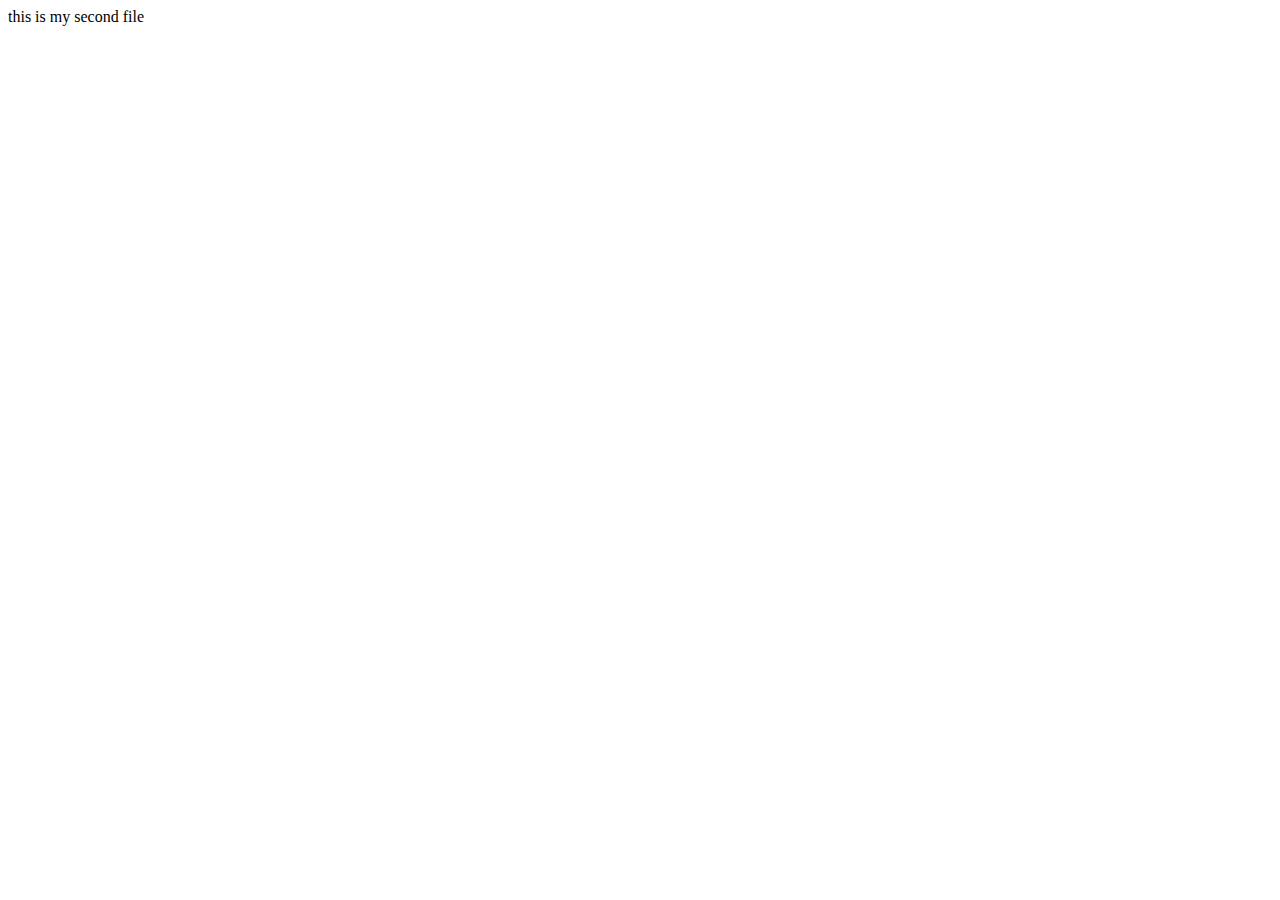
<file: index.html>
<!DOCTYPE html>
<html lang="en">
<head>
    <meta charset="UTF-8">
    <meta name="viewport" content="width=device-width, initial-scale=1.0">
    <title>Bundela</title>
</head>
<title>Bundela</title>  
<body>
    this is my second file
</body> 
<script src="index.js"></script> 
</html>
</file>
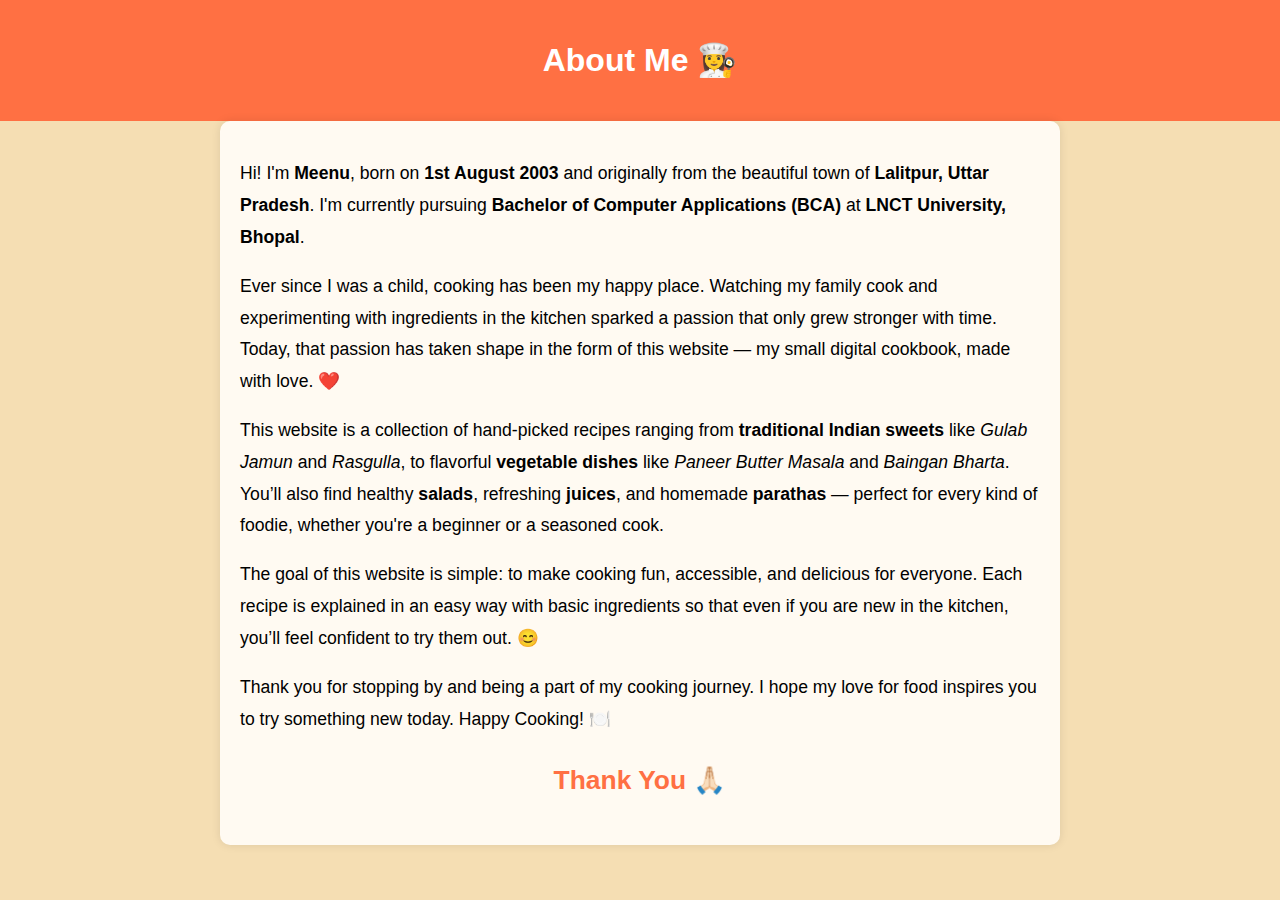
<file: about.html>
<!DOCTYPE html>
<html lang="en">
<head>
  <meta charset="UTF-8" />
  <meta name="viewport" content="width=device-width, initial-scale=1.0" />
  <title>About Me</title>
  <link rel="stylesheet" href="cown.css" />
</head>
<body class="recipe-page">
  <header>
    <h1>About Me 👩‍🍳</h1>
  </header>

  <main class="about-section">
    <p>Hi! I'm <strong>Meenu</strong>, born on <strong>1st August 2003</strong> and originally from the beautiful town of <strong>Lalitpur, Uttar Pradesh</strong>. I'm currently pursuing <strong>Bachelor of Computer Applications (BCA)</strong> at <strong>LNCT University, Bhopal</strong>.</p>

    <p>Ever since I was a child, cooking has been my happy place. Watching my family cook and experimenting with ingredients in the kitchen sparked a passion that only grew stronger with time. Today, that passion has taken shape in the form of this website — my small digital cookbook, made with love. ❤️</p>

    <p>This website is a collection of hand-picked recipes ranging from <strong>traditional Indian sweets</strong> like <em>Gulab Jamun</em> and <em>Rasgulla</em>, to flavorful <strong>vegetable dishes</strong> like <em>Paneer Butter Masala</em> and <em>Baingan Bharta</em>. You’ll also find healthy <strong>salads</strong>, refreshing <strong>juices</strong>, and homemade <strong>parathas</strong> — perfect for every kind of foodie, whether you're a beginner or a seasoned cook.</p>

    <p>The goal of this website is simple: to make cooking fun, accessible, and delicious for everyone. Each recipe is explained in an easy way with basic ingredients so that even if you are new in the kitchen, you’ll feel confident to try them out. 😊</p>

    <p>Thank you for stopping by and being a part of my cooking journey. I hope my love for food inspires you to try something new today. Happy Cooking! 🍽️</p>

    <H2> Thank You 🙏🏻</H2>
  </main>
 
</body>
</html>
</file>
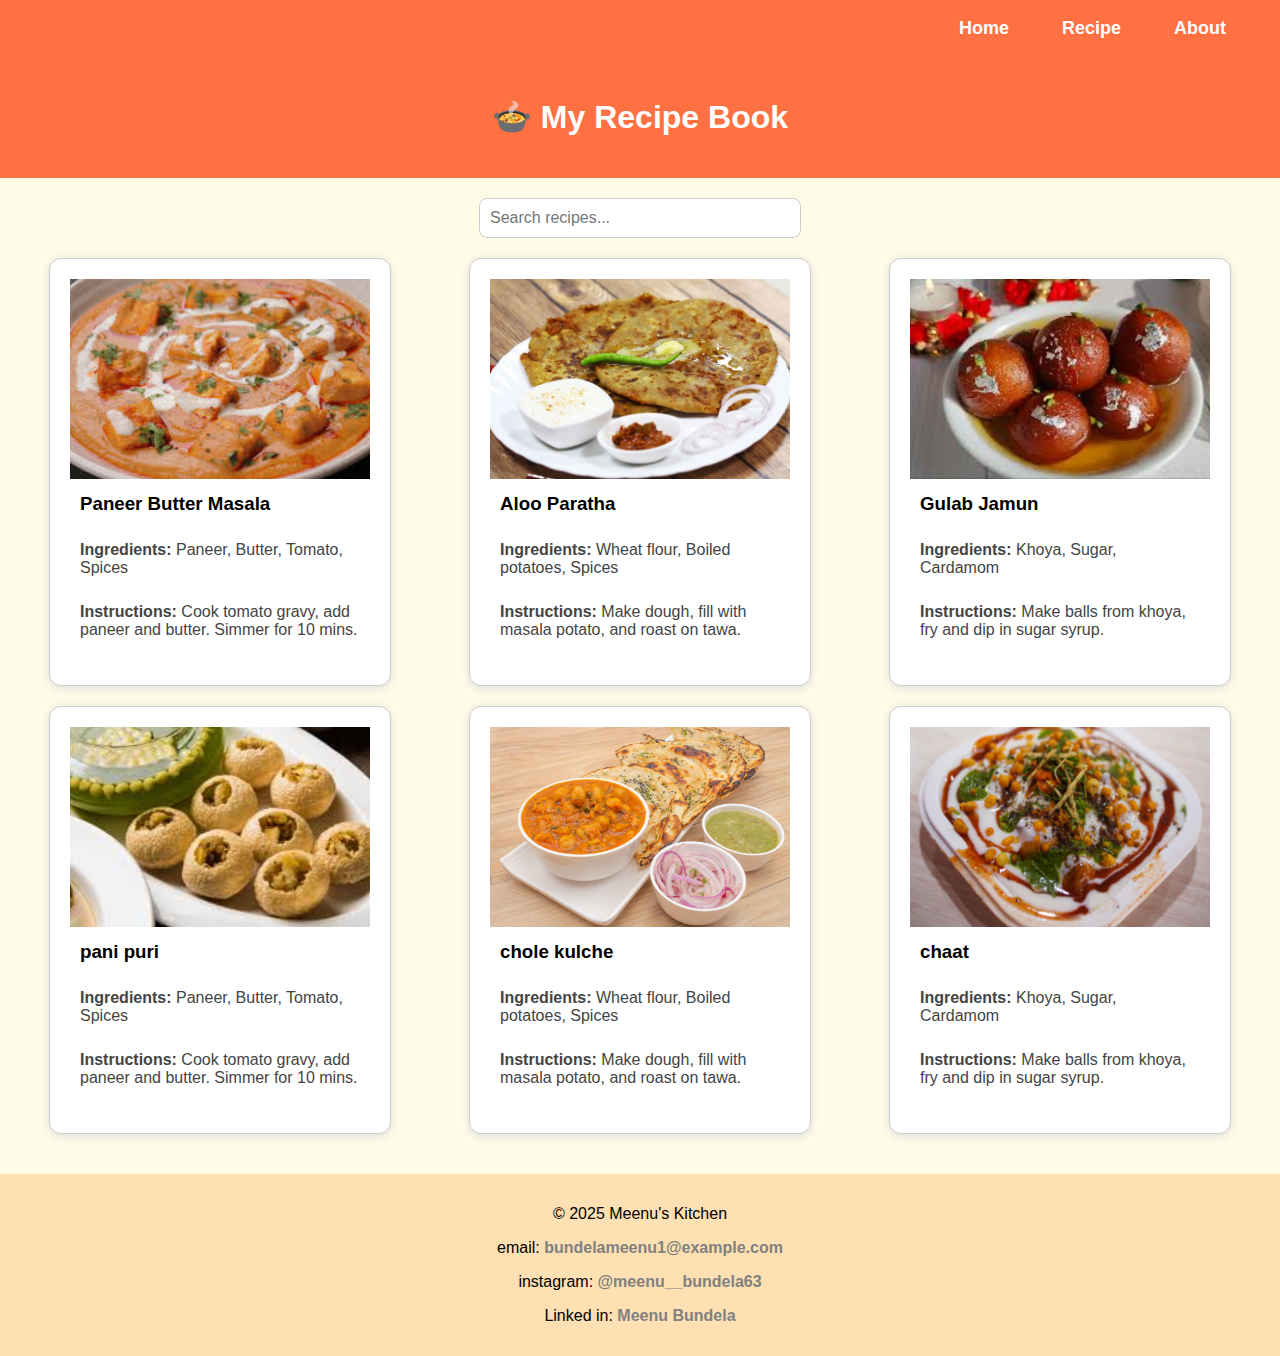
<file: cown.html>
<!DOCTYPE html>
<html lang="en">
<head>
  <meta charset="UTF-8" />
  <meta name="viewport" content="width=device-width, initial-scale=1.0" />
  <title>My Recipe Book</title>
  <link rel="stylesheet" href="cown.css" />
</head>
<body>
  <nav class="navbar">
  <ul>
    <li><a href="cown.html">Home</a></li>
    <li><a href="recipe.html">Recipe</a></li>
    <li><a href="#">About</a></li>
  </ul>
</nav>
  <header>
    <h1>🍲 My Recipe Book</h1>
  </header>
<div class="search-bar">
  <input type="text" id="searchInput" placeholder="Search recipes...">
</div>

<main id="recipe-container">
  <!-- Recipes will be added by JavaScript -->
</main>
<!-- ...existing code... -->
  

  <footer>
    <p>© 2025 Meenu's Kitchen</p>
    <p>email: <a href="mailto:bundelameenu1@example.com" class="email-link">bundelameenu1@example.com</a></p>
    <p>instagram: <a href="https://www.instagram.com/meenu__bundela63?igsh=Z2xyZGt5MjJ5b21s" class="email-link">@meenu__bundela63</a></p>
    <p>Linked in: <a href="https://www.linkedin.com/in/meenu-bundela-50ba51286?utm_source=share&utm_campaign=share_via&utm_content=profile&utm_medium=android_app" class="email-link">Meenu Bundela</a></p>
 
  </footer>

  <script src="cown.js"></script>
</body>
</html>
</file>
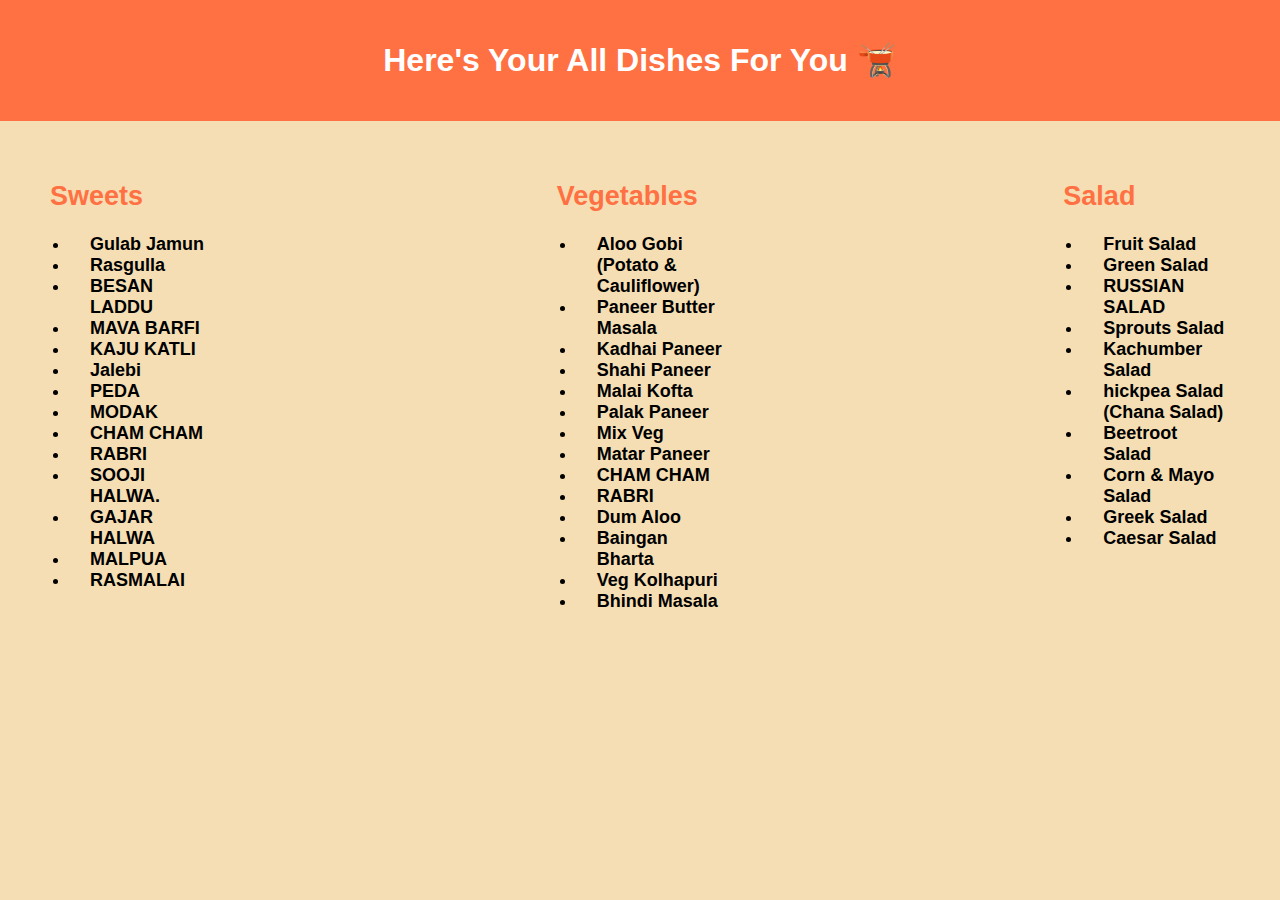
<file: exam.html>
<!DOCTYPE html>
<html lang="en">
<head>
  <meta charset="UTF-8" />
  <meta name="viewport" content="width=device-width, initial-scale=1.0" />
  <title>All Recipes</title>
  <link rel="stylesheet" href="cown.css" />
</head>
<body class="recipe-page">
  <header>
    <h1>Here's Your All Dishes For You 🫕</h1>
  </header>
  <div class="section-row">
  <div class="sweet-section">
    <h2>Sweets</h2>
    <ul>
      <li onclick="showRecipe('gulab')"> Gulab Jamun</li>
      <li onclick="showRecipe('rasgulla')"> Rasgulla</li>
      <li onclick="showRecipe('BESAN LADDU')"> BESAN LADDU</li>
      <li onclick="showRecipe('MAVA BARFI')"> MAVA BARFI</li>
      <li onclick="showRecipe('KAJU KATLI')"> KAJU KATLI</li>
      <li onclick="showRecipe('Jalebi')"> Jalebi</li>
      <li onclick="showRecipe('PEDA')"> PEDA</li>
      <li onclick="showRecipe(' MODAK')"> MODAK </li>
      <li onclick="showRecipe('CHAM CHAM')"> CHAM CHAM</li>
      <li onclick="showRecipe('RABRI')"> RABRI</li>
      <li onclick="showRecipe('SOOJI HALWA')"> SOOJI HALWA.</li>
      <li onclick="showRecipe('GAJAR HALWA')"> GAJAR HALWA</li>
      <li onclick="showRecipe(' MALPUA')"> MALPUA</li>
      <li onclick="showRecipe('RASMALAI')"> RASMALAI</li>
    </ul>
    </div>
    <div class="vege-section">
    <h2>Vegetables</h2>
    <ul>
      <li onclick="showRecipe('Aloo Gobi (Potato & Cauliflower)')"> Aloo Gobi (Potato & Cauliflower)</li>
      <li onclick="showRecipe('Paneer Butter Masala')"> Paneer Butter Masala</li>
      <li onclick="showRecipe('Kadhai Paneer')"> Kadhai Paneer</li>
      <li onclick="showRecipe('Shahi Paneer')"> Shahi Paneer</li>
      <li onclick="showRecipe('Malai Kofta')"> Malai Kofta</li>
      <li onclick="showRecipe('Palak Paneer')"> Palak Paneer</li>
      <li onclick="showRecipe('Mix Veg')"> Mix Veg</li>
      <li onclick="showRecipe(' Matar Paneer')"> Matar Paneer </li>
      <li onclick="showRecipe('CHAM CHAM')"> CHAM CHAM</li>
      <li onclick="showRecipe('Chana Masala')"> RABRI</li>
      <li onclick="showRecipe('Dum Aloo')"> Dum Aloo</li>
      <li onclick="showRecipe('Baingan Bharta')"> Baingan Bharta</li>
      <li onclick="showRecipe(' Veg Kolhapuri')"> Veg Kolhapuri</li>
      <li onclick="showRecipe('Bhindi Masala')"> Bhindi Masala</li>

    </ul>
    </div>
  <div class="salad-section">
    <h2>Salad</h2>
    <ul>
      <li onclick="showRecipe('fruit')">Fruit Salad</li>
      <li onclick="showRecipe('green')">Green Salad</li>
      <li onclick="showRecipe('RUSSIAN SALAD')">RUSSIAN SALAD</li>
      <li onclick="showRecipe('Sprouts Salad')">Sprouts Salad</li>
      <li onclick="showRecipe('Kachumber Salad')">Kachumber Salad</li>
      <li onclick="showRecipe('hickpea Salad (Chana Salad)')">hickpea Salad (Chana Salad)</li>
      <li onclick="showRecipe('Beetroot Salad')">Beetroot Salad</li>
      <li onclick="showRecipe('Corn & Mayo Salad')">Corn & Mayo Salad</li>
      <li onclick="showRecipe('Greek Salad')">Greek Salad</li>
      <li onclick="showRecipe('Caesar Salad')">Caesar Salad</li>
    </ul>
  </div>
  </div>
  <div id="recipe-detail"></div>
  <script src="recipe.js"></script>
</body>
</html>
</file>
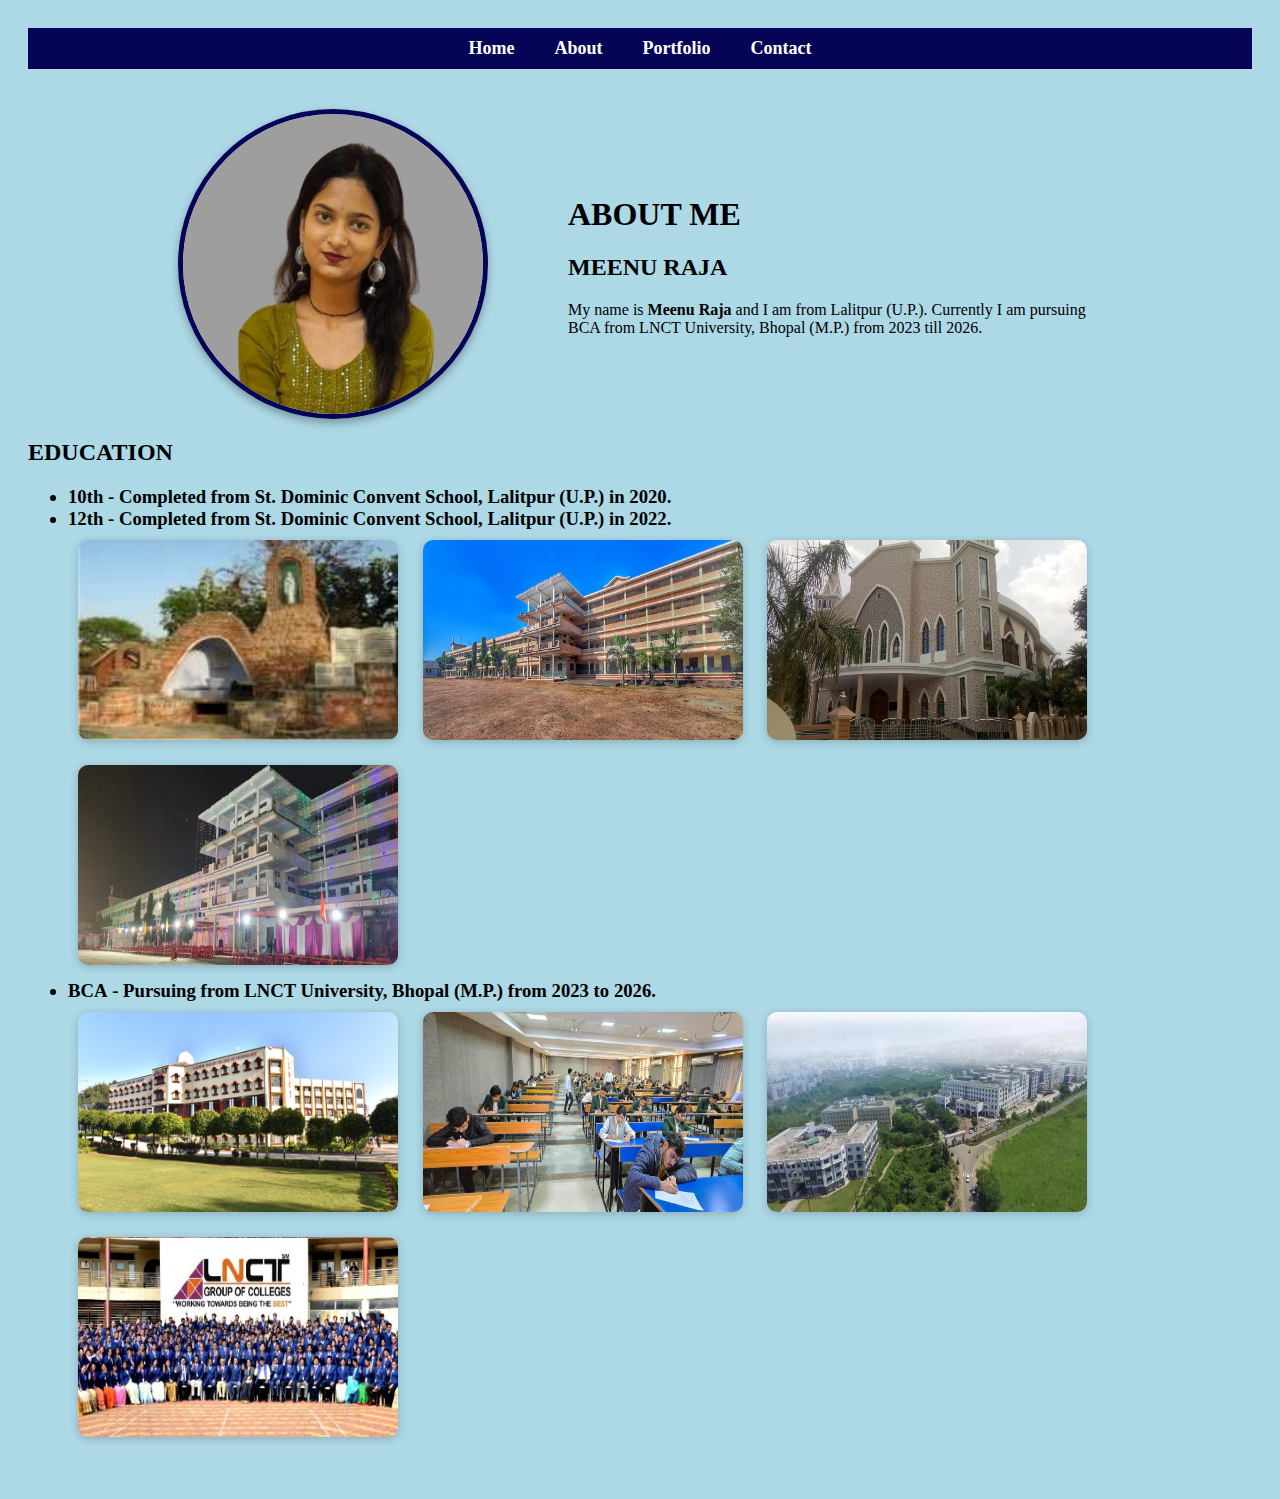
<file: manu..html>
<!DOCTYPE html>
<html>
<head>
    <link rel="stylesheet" href="manu.css">
    <link rel="stylesheet" href="https://cdnjs.cloudflare.com/ajax/libs/font-awesome/6.4.0/css/all.min.css">
    <title>PORTFOLIO</title>
</head>
<body style="background-color: lightblue; padding: 20px;">
    <!-- HTML: Navbar code -->
<nav class="navbar">
  <ul>
    <li><a href="#">Home</a></li>
    <li><a href="#">About</a></li>
    <li><a href="#">Portfolio</a></li>
    <li><a href="#">Contact</a></li>
  </ul>
</nav>


    <div class="wrapper">
        <img src="/meenu image.jpg" class="round-image" alt="My-Photo">
        <div class="intro">
            <h1><B>ABOUT ME</B></h1>
            <h2><b>MEENU RAJA</b></h2>
            <p>My name is <B>Meenu Raja</B> and I am from Lalitpur (U.P.). Currently I am pursuing BCA from LNCT University, Bhopal (M.P.) from 2023 till 2026.</p>
        </div>
    </div>
    <!-- Example: .intro ke niche ya kahin bhi -->
<!--<div class="social-links" style="align-content: center;">
  <a href="https://instagram.com/yourusername" target="_blank"><i class="fab fa-instagram"></i></a>
  <a href="https://facebook.com/yourusername" target="_blank"><i class="fab fa-facebook"></i></a>
  <a href="https://linkedin.com/in/yourusername" target="_blank"><i class="fab fa-linkedin"></i></a>
  <a href="https://github.com/yourusername" target="_blank"><i class="fab fa-github"></i></a>
</div>
-->
<DIV CLASS="EDU">
  <h2><b>EDUCATION</b></h2>
  <h3><ul>
    <li><b>10th</b> - Completed from St. Dominic Convent School, Lalitpur (U.P.) in 2020.</li>

    <li><b>12th</b> - Completed from St. Dominic Convent School, Lalitpur (U.P.) in 2022.</li>
    <img src="/sds2.jpg" alt="sds" width="320px" height="200px">
    <img src="/sds3.webp" alt="sds" width="320px" height="200px">
    <img src="/sds4.webp" alt="sds" width="320px" height="200px">
    <img src="/sds5.webp" alt="sds" width="320px" height="200px">

    <li><b>BCA</b> - Pursuing from LNCT University, Bhopal (M.P.) from 2023 to 2026.</li>
    <img src="/lnct1.jpg" alt="sds" width="320px" height="200px">
    <img src="/lnct3.jpg" alt="sds" width="320px" height="200px">
    <img src="/lnct2.webp" alt="sds" width="320px" height="200px">
    <img src="/lnct4.jpg" alt="sds" width="320px" height="200px">
  </ul></h3>
  
</DIV>


</body>
</html>
</file>
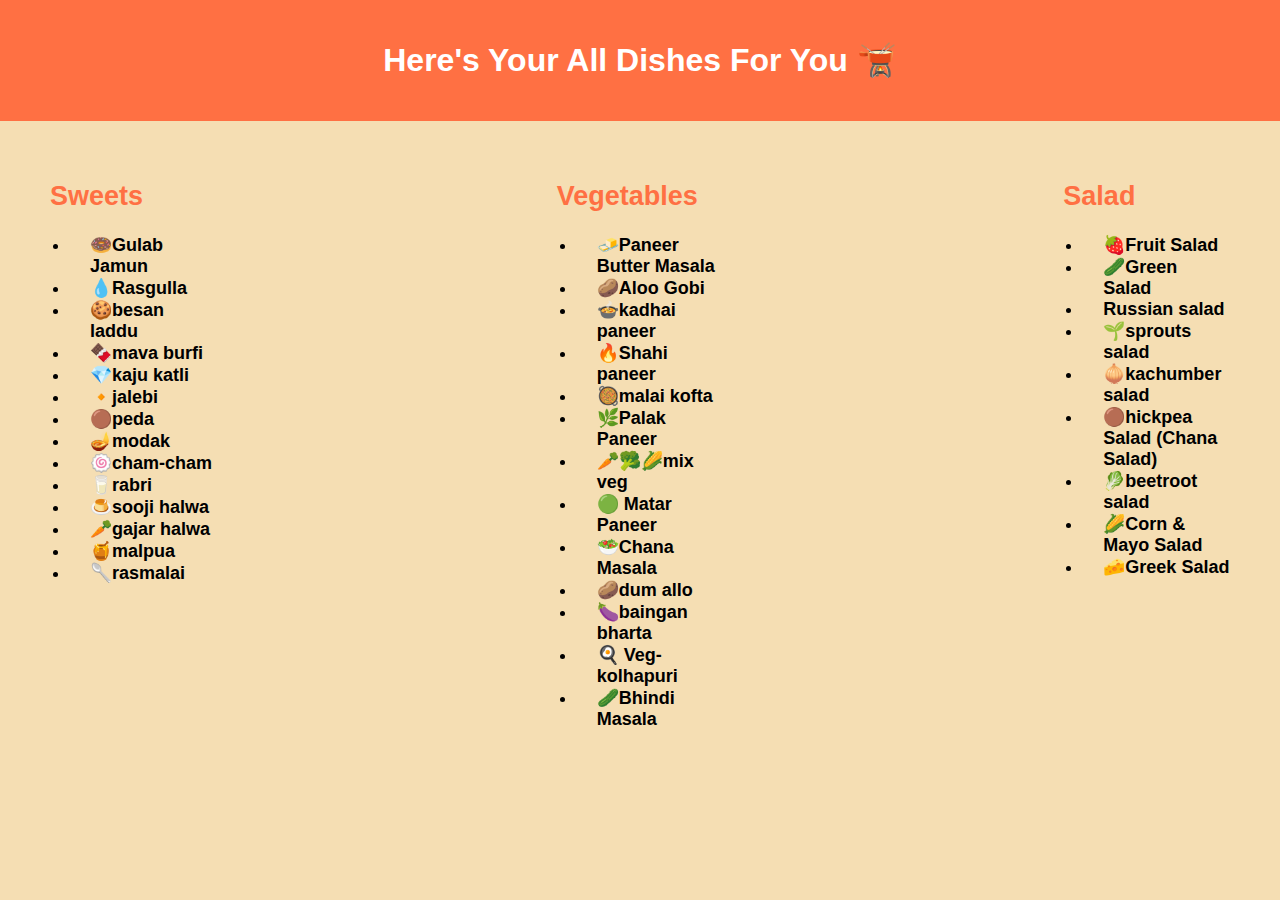
<file: recipe.html>
<!DOCTYPE html>
<html lang="en">
<head>
  <meta charset="UTF-8" />
  <meta name="viewport" content="width=device-width, initial-scale=1.0" />
  <title>All Recipes</title>
  <link rel="stylesheet" href="cown.css" />
</head>
<body class="recipe-page">
  <header>
    <h1>Here's Your All Dishes For You 🫕</h1>
  </header>

  <div class="section-row">
    <!-- Sweet Section -->
    <div class="sweet-section">
      <h2>Sweets</h2>
      <ul>
        <li onclick="toggleRecipe('gulab')"> 🍩Gulab Jamun
          <div id="gulab" class="recipe-detail">
            <p><strong>Ingredients:</strong> Khoya, Sugar, Cardamom</p>
            <p><strong>Instructions:</strong> Fry khoya balls and dip in sugar syrup.</p>
          </div>
        </li>
        <li onclick="toggleRecipe('rasgulla')"> 💧Rasgulla
          <div id="rasgulla" class="recipe-detail">
            <p><strong>Ingredients:</strong> Chhena, Sugar, Water</p>
            <p><strong>Instructions:</strong> Boil chhena balls in sugar syrup.</p>
          </div>
        </li>
        <li onclick="toggleRecipe('besan laddu')"> 🍪besan laddu
          <div id="besan laddu" class="recipe-detail">
            <p><strong>Ingredients:</strong> Ingredients: Besan, ghee, sugar, cardamom.</p>
            <p><strong>Instructions:</strong>Roast besan in ghee, cool slightly, mix sugar & elaichi, roll into laddoos.</p>
          </div>
        </li>
        <li onclick="toggleRecipe('mava burfi')"> 🍫mava burfi
          <div id="mava burfi" class="recipe-detail">
            <p><strong>Ingredients:</strong> Mava (khoya), sugar, cardamom, pistachios.</p>
            <p><strong>Instructions:</strong> Cook mava on low flame till soft. Add sugar and cardamom, stir till thick. Set in a plate, garnish with pistachios, cool and cut into pieces</p>
          </div>
        </li>
        <li onclick="toggleRecipe('kaju katli')"> 💎kaju katli
          <div id="kaju katli" class="recipe-detail">
            <p><strong>Ingredients:</strong> Cashews (kaju), sugar, water, cardamom (optional).</p>
            <p><strong>Instructions:</strong> Fry khoya balls and dip in sugar syrup.</p>
          </div>
        </li>
        <li onclick="toggleRecipe('jalebi')"> 🔸jalebi
          <div id="jalebi" class="recipe-detail">
            <p><strong>Ingredients:</strong> Maida (all-purpose flour), curd, sugar, water, saffron, ghee/oil.</p>
            <p><strong>Instructions:</strong> Make smooth batter with maida and curd. Ferment it, pipe into hot ghee in spiral shape. Fry till crisp, dip in warm sugar syrup.</p>
          </div>
        </li>
        <li onclick="toggleRecipe('peda')"> 🟤peda
          <div id="peda" class="recipe-detail">
            <p><strong>Ingredients:</strong> Mawa (khoya), sugar, cardamom powder, ghee, saffron (optional).</p>
            <p><strong>Instructions:</strong> Cook mawa in ghee till soft. Add sugar and cardamom, mix well. Cool slightly, shape into small pedas</p>
          </div>
        </li>
        <li onclick="toggleRecipe('modak')"> 🪔modak
          <div id="modak" class="recipe-detail">
            <p><strong>Ingredients:</strong> Rice flour, jaggery, coconut, cardamom.</p>
            <p><strong>Instructions:</strong> Make filling with coconut & jaggery. Prepare rice flour dough. Fill, shape into modak, and steam till soft</p>
          </div>
        </li>
        <li onclick="toggleRecipe('cham-cham')"> 🍥cham-cham
          <div id="cham-cham" class="recipe-detail">
            <p><strong>Ingredients:</strong>  Chhena, sugar, water, cardamom, dry fruits.</p>
            <p><strong>Instructions:</strong> Shape chhena into ovals, boil in sugar syrup, cool, garnish with dry fruits or cream..</p>
          </div>
        </li>
        <li onclick="toggleRecipe('rabri')"> 🥛rabri
          <div id="rabri" class="recipe-detail">
            <p><strong>Ingredients:</strong>  Full cream milk, sugar, cardamom, dry fruits.</p>
            <p><strong>Instructions:</strong>Boil milk, reduce to thick consistency. Add sugar, cardamom, and dry fruits. Chill and serve.</p>
          </div>
        </li>
        <li onclick="toggleRecipe('sooji halwa')"> 🍮sooji halwa
          <div id="sooji halwa" class="recipe-detail">
            <p><strong>Ingredients:</strong> Sooji, ghee, sugar, water, cardamom, dry fruits.</p>
            <p><strong>Instructions:</strong>  Roast sooji in ghee. Add hot water and sugar. Cook till thick. Garnish with dry fruits.</p>
          </div>
        </li>
        <li onclick="toggleRecipe('gajar halwa')"> 🥕gajar halwa
          <div id="gajar halwa" class="recipe-detail">
            <p><strong>Ingredients:</strong>Grated carrot, milk, sugar, ghee, dry fruits.</p>
            <p><strong>Instructions:</strong>  Cook carrots in milk till soft. Add sugar, ghee, and dry fruits. Stir till thick and glossy..</p>
          </div>
        </li>
        <li onclick="toggleRecipe('malpua')"> 🍯malpua
          <div id="malpua" class="recipe-detail">
            <p><strong>Ingredients:</strong> Maida, milk, sugar, cardamom, ghee.</p>
            <p><strong>Instructions:</strong>  Make batter with maida & milk. Fry small pancakes in ghee. Dip in sugar syrup. Serve warm.</p>
          </div>
        </li>
        <li onclick="toggleRecipe('rasmalai')"> 🥄rasmalai
          <div id="rasmalai" class="recipe-detail">
            <p><strong>Ingredients:</strong>  Chhena balls, milk, sugar, cardamom, saffron.</p>
            <p><strong>Instructions:</strong>Boil chhena balls in sugar syrup. Soak in thickened milk flavored with cardamom and saffron.</p>
          </div>
        </li>
        <!-- Add more sweet items here -->
      </ul>
    </div>





    <!-- Vegetable Section -->
    <div class="vege-section">
      <h2>Vegetables</h2>
      <ul>
        <li onclick="toggleRecipe('paneer')"> 🧈Paneer Butter Masala       <!--paneer recipe-->
          <div id="paneer" class="recipe-detail">
            <p><strong>Ingredients:</strong> Paneer, Tomato, Butter, Spices</p>
            <p><strong>Instructions:</strong> Cook tomato gravy, add paneer & butter.</p>
          </div>
        </li>

        <li onclick="toggleRecipe('aloo')"> 🥔Aloo Gobi
          <div id="aloo" class="recipe-detail">
            <p><strong>Ingredients:</strong> Aloo, Gobi, Spices</p>
            <p><strong>Instructions:</strong> Cook with masala.</p>
          </div>
        </li>

        <li onclick="toggleRecipe('paneer')"> 🍲kadhai paneer
          <div id="paneer" class="recipe-detail">
            <p><strong>Ingredients:</strong> Paneer, capsicum, onion, tomato, spices.</p>
            <p><strong>Instructions:</strong> Stir-fry paneer & veggies in spicy kadhai masala.</p>
          </div>
        </li> 

        <li onclick="toggleRecipe('paneer')"> 🔥Shahi paneer
          <div id="paneer" class="recipe-detail">
            <p><strong>Ingredients:</strong> Paneer, cream, cashew, tomato, butter, spices.</p>
            <p><strong>Instructions:</strong> Make creamy gravy with cashew-tomato blend. Add paneer and simmer.</p>
          </div>
        </li>

        <li onclick="toggleRecipe('malai')"> 🥘malai kofta
          <div id="malai" class="recipe-detail">
            <p><strong>Ingredients:</strong>  Paneer, potato, cream, tomato, spices.</p>
            <p><strong>Instructions:</strong> Fry paneer-potato koftas. Serve in rich creamy tomato gravy.</p>
          </div>
        </li> 
        
        <li onclick="toggleRecipe('palak ')"> 🌿Palak Paneer
          <div id="palak" class="recipe-detail">
            <p><strong>Ingredients:</strong> Spinach, paneer, garlic, onion, tomato, spices.</p>
            <p><strong>Instructions:</strong> Cook and puree palak. Add paneer and spices, simmer gently.</p>
          </div>
        </li> 
        
        <li onclick="toggleRecipe('mix')"> 🥕🥦🌽mix veg
          <div id="mix" class="recipe-detail">
            <p><strong>Ingredients:</strong> Carrot, beans, capsicum, cauliflower, peas, spices.</p>
            <p><strong>Instructions:</strong> Cook all veggies in onion-tomato masala till soft and spicy.</p>
          </div>
        </li> 
        
        <li onclick="toggleRecipe('matar')">🟢 Matar Paneer
          <div id="matar" class="recipe-detail">
            <p><strong>Ingredients:</strong> Green peas, paneer, onion, tomato, spices.</p>
            <p><strong>Instructions:</strong>  Cook peas and paneer in spicy onion-tomato gravy.</p>
          </div>
        </li> 
        
        <li onclick="toggleRecipe('chana')"> 🥗Chana Masala
          <div id="chana" class="recipe-detail">
            <p><strong>Ingredients:</strong>Boiled chickpeas, onion, tomato, spices.</p>
            <p><strong>Instructions:</strong>Cook chana in spicy gravy till thick and flavorful.</p>
          </div>
        </li> 
        
        <li onclick="toggleRecipe('allo')"> 🥔dum allo
          <div id="allo" class="recipe-detail">
            <p><strong>Ingredients:</strong> Baby potatoes, yogurt, spices.</p>
            <p><strong>Instructions:</strong> Fry potatoes and cook in rich yogurt-based gravy.</p>
          </div>
        </li> 
        
        <li onclick="toggleRecipe('baingan')"> 🍆baingan bharta
          <div id="baingan" class="recipe-detail">
            <p><strong>Ingredients:</strong> Roasted brinjal, onion, tomato, garlic, spices.</p>
            <p><strong>Instructions:</strong>  Roast and mash baingan, cook with onion-tomato masala.</p>
          </div>
        </li> 
        
        <li onclick="toggleRecipe('kolhapuri')">🍳 Veg-kolhapuri
          <div id="kolhapuri" class="recipe-detail">
            <p><strong>Ingredients:</strong>Mixed vegetables, coconut, spices, Kolhapuri masala.</p>
            <p><strong>Instructions:</strong> Cook veggies in fiery Kolhapuri-style masala.</p>
          </div>
        </li> 
        
        <li onclick="toggleRecipe('bhindi')"> 🥒Bhindi Masala
          <div id="bhindi" class="recipe-detail">
            <p><strong>Ingredients:</strong>Okra (bhindi), onion, tomato, spices.</p>
            <p><strong>Instructions:</strong> Stir-fry bhindi with masala till soft and dry.</p>
          </div>
        </li> 

        <!-- Add more veggie items here -->
      </ul>
    </div>





    <!-- Salad Section -->
    <div class="salad-section">
      <h2>Salad</h2>
      <ul>
        <li onclick="toggleRecipe('fruit')"> 🍓Fruit Salad
          <div id="fruit" class="recipe-detail">
            <p><strong>Ingredients:</strong> Mixed Fruits, Honey, Lemon</p>
            <p><strong>Instructions:</strong> Mix fruits with honey and lemon.</p>
          </div>
        </li>


        <li onclick="toggleRecipe('green')"> 🥒Green Salad
          <div id="green" class="recipe-detail">
            <p><strong>Ingredients:</strong> Cucumber, Onion, Tomato</p>
            <p><strong>Instructions:</strong> Chop and mix with lemon juice.</p>
          </div>
        </li>

        <li onclick="toggleRecipe('Russian')"> Russian salad 
          <div id="Russian" class="recipe-detail">
            <p><strong>Ingredients:</strong> Boiled veggies, mayo, pineapple, salt, pepper.</p>
            <p><strong>Instructions:</strong>Mix all with mayo and chill before serving.</p>
          </div>
        </li>

        <li onclick="toggleRecipe('sprouts')"> 🌱sprouts salad
          <div id="sprouts" class="recipe-detail">
            <p><strong>Ingredients:</strong> Moong sprouts, onion, tomato, lemon, spices.</p>
            <p><strong>Instructions:</strong>  Mix sprouts with chopped veggies & lemon juice.</p>
          </div>
        </li> 

        <li onclick="toggleRecipe('kachumber')"> 🧅kachumber salad
          <div id="kachumber" class="recipe-detail">
            <p><strong>Ingredients:</strong>  Onion, tomato, cucumber, coriander, lemon.</p>
            <p><strong>Instructions:</strong>  Finely chop all and mix with salt & lemon.</p>
          </div>
        </li>

        <li onclick="toggleRecipe('chana')"> 🟤hickpea Salad (Chana Salad)
          <div id="chana" class="recipe-detail">
            <p><strong>Ingredients:</strong>  Boiled chana, onion, tomato, spices, lemon.</p>
            <p><strong>Instructions:</strong>Mix all ingredients and toss well.</p>
          </div>
        </li> 
        
        <li onclick="toggleRecipe('beetroot')"> 🥬beetroot salad
          <div id="beetroot" class="recipe-detail">
            <p><strong>Ingredients:</strong> Boiled beetroot, onion, lemon, salt, pepper.</p>
            <p><strong>Instructions:</strong>Slice beetroot, mix with other ingredients.</p>
          </div>
        </li> 
        
        <li onclick="toggleRecipe('Corn')"> 🌽Corn & Mayo Salad
          <div id="corn" class="recipe-detail">
            <p><strong>Ingredients:</strong> Boiled sweet corn, mayo, pepper, salt.</p>
            <p><strong>Instructions:</strong> Cook all veggies in onion-tomato masala till soft and spicy.</p>
          </div>
        </li> 
        
        <li onclick="toggleRecipe('greek')"> 🧀Greek Salad
          <div id="greek" class="recipe-detail">
            <p><strong>Ingredients:</strong> Cucumber, tomato, olives, feta, olive oil.</p>
            <p><strong>Instructions:</strong> Chop veggies, add feta & olives, drizzle with oil.</p>
          </div>
        </li> 
        <!-- Add more salad items here -->
      </ul>
    </div>
  </div>

  <script src="recipe.js"></script>
</body>
</html>
</file>
<file: cown.css>
.navbar {
  background-color: blue;
  padding: 10px 0;
}
.navbar ul {
  list-style: none;
  display: flex;
  justify-content: flex-end; /* links to the right */
  margin: 0;
  padding: 0 40px 0 0 ; /* padding on the right */
}
.navbar li {
  margin: 0 0 0  25px;
}
.navbar {
  background-color: #ff7043;
  padding: 10px 0;
  box-shadow: 0 2px 8px blue;
}
.navbar a {
  color: #fff;
  text-decoration: none;
  font-size: 18px;
  font-weight: bold;
  transition: color 0.2s;
  padding: 6px 14px;
  border-radius: 6px;
}
.navbar a:hover {
  color: green;
  background: white;
}

body {
  font-family: 'Segoe UI', sans-serif;
  margin: 0;
  padding: 0;
  background: #fffbe7;
}

header {
  background-color: #ff7043;
  color: white;
  padding: 20px;
  text-align: center;

}
#recipe-container {
  display: flex;
  flex-wrap: wrap;
  justify-content: center;
  gap: 20px;
  padding: 20px;
}

.recipe-card {
  width: 300px;
  border: 1px solid #ccc;
  border-radius: 12px;
  background: #fff;
  box-shadow: 2px 2px 8px #ddd;
  overflow: hidden;
  transition: 0.3s;
}

.recipe-card img {
  width: 100%;
  height: 200px;
  object-fit: cover;
}

.recipe-card h3 {
  padding: 10px;
  margin: 0;
}

.recipe-card p {
  padding: 0 10px 10px;
  color: #444;
}

.search-bar {
  display: flex;
  justify-content: center;
  margin: 20px 0 0 0;
}
#searchInput {
  width: 300px;
  padding: 10px;
  border-radius: 8px;
  border: 1px solid #ccc;
  font-size: 16px;
} 

footer {
  text-align: center;
  padding: 15px;
  background-color: #ffe0b2;
  margin-top: 20px;
}
.recipe-page {
  background: wheat; /* Jo bhi color chahiye, yahan likhein */
  text-align:left;
  
}

.sweet-section h2 {
  color: #ff7043;
  margin-top: 30px;
  padding: 0 20px; 
} 
.sweet-section li:hover {
  color: #ff7043;
  font-weight: bold;
}

.sweet-section li {
  cursor: pointer;
  padding: 8px 0;
  color: black;
  font-weight: bold;
  /*transition: color 0.2s;*/
  padding: 0 20px;
}
.section-row {
  display: flex;
 /* center the whole row */
  align-items: flex-start; /* align both tops */
  gap: 300px; /* space between sweet & vege */
  padding: 30px;
  font-size: large;
}

.sweet-section, .vege-section, .salad-section {
  width: 300px; /* or adjust as per your design */
}

.vege-section h2 {
  color: #ff7043;
  margin-top: 30px;
  padding: 0 20px; 
} 
.vege-section li:hover {
  color: #ff7043;
  font-weight: bold;
}

.vege-section li {
  cursor: pointer;
  padding: 8px 0;
  color: black;
  font-weight: bold;
  /*transition: color 0.2s;*/
  padding: 0 20px;
}

.salad-section h2 {
  color: #ff7043;
  margin-top: 30px;
  padding: 0 20px; 
} 
.salad-section li:hover {
  color: #ff7043;
  font-weight: bold;
}

.salad-section li {
  cursor: pointer;
  padding: 8px 0;
  color: black;
  font-weight: bold;
  /*transition: color 0.2s;*/
  padding: 0 20px;
}



.second-row {
  display: flex;
  flex-direction: row;
  justify-content: left;
  align-items: flex-start;
  gap:300px;
  padding: 30px;
}

.juice-area, .paratha-area {
  width: 300px;
}


.juice-area h2 {
  color: #ff7043;
  margin-top: 30px;
  padding: 0 20px; 
} 
.juice-area li:hover {
  color: #ff7043;
  font-weight: bold;
}

.juice-area li {
  cursor: pointer;
  padding: 8px 0;
  color: black;
  font-weight: bold;
  /*transition: color 0.2s;*/
  padding: 0 20px;
}

.paratha-area h2 {
  color: #ff7043;
  margin-top: 30px;
  padding: 0 20px; 
} 
.paratha-area li:hover {
  color: #ff7043;
  font-weight: bold;
}

.paratha-area li {
  cursor: pointer;
  padding: 8px 0;
  color: black;
  font-weight: bold;
  /*transition: color 0.2s;*/
  padding: 0 20px;
}


.aachar-area h2 {
  color: #ff7043;
  margin-top: 30px;
  padding: 0 20px; 
} 
.aachar-area li:hover {
  color: #ff7043;
  font-weight: bold;
}

.aachar-area li{
  cursor: pointer;
  padding: 8px 0;
  color: black;
  font-weight: bold;
  /*transition: color 0.2s;*/
  padding: 0 20px;
}





#recipe-detail {
  margin-top: 30px;
}
.recipe-card {
  background: #fff;
  border-radius: 12px;
  box-shadow: 0 2px 8px #ddd;
  padding: 20px;
  max-width: 400px;
  margin: 0 auto;
}
.recipe-detail {
  display: none;
  margin-top: 8px;
  padding: 10px;
  background: #fff3e0;
  border-left: 4px solid #ff7043;
  border-radius: 6px;
  font-size: 16px;
  color: #444;
}

li {
  cursor: pointer;
  font-weight: bold;
  padding: 8px 0;
}








.search-container {
  text-align: center;
  margin: 20px auto;
  padding: 10px 0;
}

#searchBar {
  width: 60%;
  max-width: 500px;
  padding: 10px 15px;
  font-size: 16px;
  border-radius: 8px;
  border: 1px solid #ccc;
  box-shadow: 0 0 5px rgba(0,0,0,0.1);
  outline: none;
  transition: 0.3s ease;
}

#searchBar:focus {
  border-color: #ff7043;
  box-shadow: 0 0 8px rgba(255,112,67,0.5);
}



.email-link {
  color: grey;         /* Jo bhi color chahiye yahan likho */
  text-decoration: none;
  font-weight: bold;
}

.email-link:hover {
  color: blue;          /* Hover karne par dusra color */
  text-decoration: underline;
}


/* Responsive for Tablets */
@media (max-width: 768px) {
  .section-row, .second-row {
    flex-direction: column;
    align-items: center;
  }

  .sweet-section,
  .vege-section,
  .salad-section,
  .juice-area,
  .paratha-area {
    width: 90%;
  }

  h1 {
    font-size: 1.8rem;
    text-align: center;
  }
}

/* Responsive for Mobile */
@media (max-width: 480px) {
  h1 {
    font-size: 1.5rem;
  }

  ul li {
    font-size: 1rem;
    padding: 8px;
  }

  .recipe-detail {
    font-size: 0.9rem;
  }

  .sweet-section,
  .vege-section,
  .salad-section,
  .juice-area,
  .paratha-area {
    width: 100%;
  }
}



/* About Section Styling */

.about-section {
  max-width: 800px;
  margin: 0 auto;
  padding: 20px;
  font-size: 1.1rem;
  line-height: 1.8;
  background-color: #fffaf2;
  border-radius: 10px;
  box-shadow: 0 0 10px rgba(0, 0, 0, 0.1);
}

.about-section h2{
  color: #ff7043;
  text-align: center;
  margin-bottom: 20px;
}







/*contact section */
.contact-container {
  display: flex;
  flex-wrap: wrap;
  justify-content: space-around;
  gap: 40px;
  margin: 40px 20px;
  background-color: #fff8f0;
  padding: 20px;
  border-radius: 10px;
}

.social-links {
  margin-top: 40px;
}

.social-links h2 {
  font-size: 1.8rem;
  color: #ff7043;
  margin-bottom: 20px;
  text-align: center;
}

.social-links ul {
  list-style: none;
  padding: 0;
  display: flex;
  flex-direction: column;
  gap: 12px;
  align-items: flex-start;
}

.social-links li {
  display: flex;
  align-items: center;
}

.social-links a {
  text-decoration: none;
  color: #333;
  font-size: 1.2rem;
  display: inline-flex;
  align-items: center;
  gap: 10px;
  transition: color 0.3s ease;
}

.social-links a:hover {
  color: #ff7043;
}

.social-links img.icon {
  width: 32px;
  height: 32px;
  object-fit: cover;
  margin-right: 8px;
  border-radius: 4px;
}
</file>
<file: manu.css>
/* CSS: Navbar styling */
.navbar {
  background-color: #060457;
  padding: 10px 0;
  MARGIN-BOTTOM:40PX;
}
.navbar ul {
  list-style: none;
  display: flex;
  justify-content: center;
  margin: 0;
  padding: 0;
}
.navbar li {
  margin: 0 20px;
}
.navbar a {
  color: #fff;
  text-decoration: none;
  font-size: 18px;
  font-weight: bold;
  transition: color 0.2s;
}
.navbar a:hover {
  color: #4CAF50;
}
.wrapper {
  padding: 0 150px;
  display: flex;
  flex-wrap: wrap;
  align-items: center; /* yahan 'left' ki jagah 'center' ya 'flex-start' use karein */
  justify-content: space-around;
  gap: 5rem;
}
.round-image {
  width: 300px;
  height: 300px;
  border-radius: 50%;
  object-fit: cover;
  border: 5px solid #060457;
  box-shadow: 0 4px 8px rgba(0, 0, 0, 0.3);
  transition: transform 0.3s;
}
.round-image:hover {
  transform: scale(1.1);
}
.intro {
  flex: 2;
}
/*.social-links {
  margin-top: 20px;
  align-items: center
}
.social-links a {
  color: #060457;
  font-size: 4rem;
  margin-RIGHT: 40px;
  transition: color 0.2s;
  text-decoration: none;
  
}
.social-links a:hover {
  color: #4CAF50;
}
  */
.EDU img {
  transition: transform 0.3s, box-shadow 0.3s;
  box-shadow: 0 2px 8px rgba(0,0,0,0.2); /* Normal shadow */
  margin: 10px;
  border-radius: 10px; /* Optional: thoda rounded look ke liye */
}

.EDU img:hover {
  transform: scale(1.07); /* Thoda bada ho jayega */
  box-shadow: 0 12px 32px rgba(0,0,0,0.6); /* Gehri shadow */
  z-index: 2;
}
</file>
